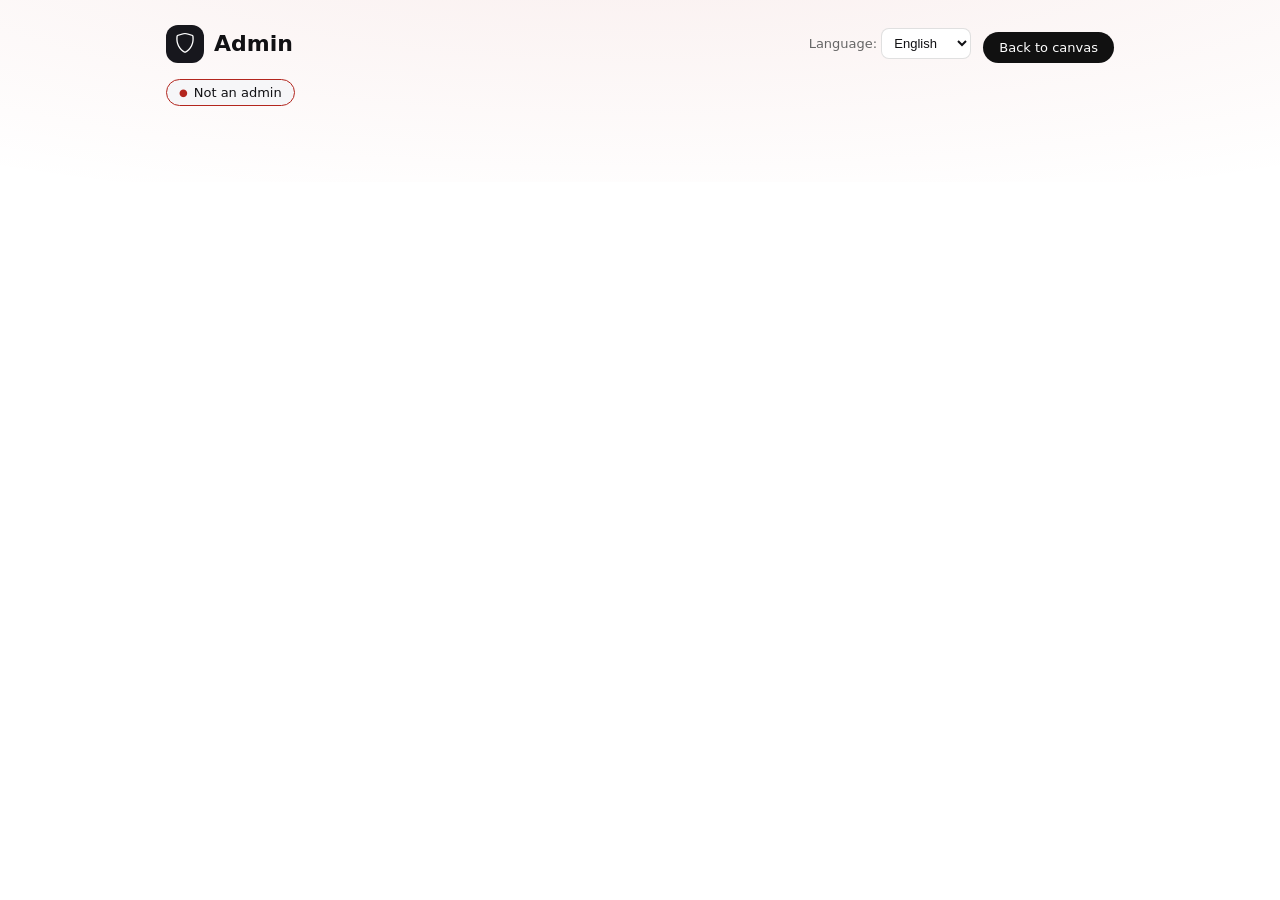
<file: pages/admin.html>
<!-- pixDraw - admin (管理者専用・検索避け) -->

<!DOCTYPE html>
<html lang="ja">
<head>
    <meta charset="UTF-8">
    <meta name="viewport" content="width=device-width, initial-scale=1.0">
    <title data-i18n="adminTitle">管理</title>
    <meta name="robots" content="noindex,nofollow">
    <!-- OGP-START -->
    <meta name="description" content="管理者用の操作ページ。">
    <link rel="canonical" href="/admin">
    <meta property="og:type" content="website">
    <meta property="og:site_name" content="pixDraw">
    <meta property="og:title" content="管理 - pixDraw">
    <meta property="og:description" content="管理者用の操作ページ。">
    <meta property="og:url" content="/admin">
    <meta property="og:image" content="/og-image.png">
    <meta property="og:image:width" content="1200">
    <meta property="og:image:height" content="630">
    <meta property="og:image:type" content="image/png">
    <meta property="og:image:alt" content="pixDraw">
    <meta property="og:locale" content="ja_JP">
    <meta property="og:locale:alternate" content="en_US">
    <meta property="og:locale:alternate" content="ko_KR">
    <meta property="og:locale:alternate" content="zh_CN">
    <meta property="og:locale:alternate" content="zh_TW">
    <meta name="twitter:card" content="summary_large_image">
    <meta name="twitter:title" content="管理 - pixDraw">
    <meta name="twitter:description" content="管理者用の操作ページ。">
    <meta name="twitter:image" content="/og-image.png">
    <meta name="theme-color" content="#ffffff">
    <!-- OGP-END -->
    <meta name="mobile-web-app-capable" content="yes">
    <meta name="apple-mobile-web-app-capable" content="yes">
    <meta name="apple-mobile-web-app-status-bar-style" content="black-translucent">
    <meta name="application-name" content="pixDraw">
    <meta name="apple-mobile-web-app-title" content="pixDraw">
    <link rel="icon" href="/favicon.ico" sizes="16x16 32x32 48x48" type="image/x-icon">
    <link rel="icon" href="/static/img/icon-192.png" sizes="192x192" type="image/png">
    <link rel="apple-touch-icon" href="/static/img/apple-touch-icon.png">
    <link rel="manifest" href="/manifest.json">
    <link rel="stylesheet" href="https://cdn.jsdelivr.net/npm/bootstrap-icons@1.11.3/font/bootstrap-icons.min.css">
    <link rel="stylesheet" href="/static/css/help.css">
    <link rel="stylesheet" href="/static/css/admin.css">
    <script src="/static/js/theme.js"></script>
    <script src="/static/js/i18n.js" defer></script>
    <script src="/static/js/wd-markdown.js" defer></script>
    <script src="/static/js/pwa.js" defer></script>
    <script src="/static/js/admin-page.js" defer></script>
</head>
<body class="admin">
    <main class="admWrap">
        <header class="admHead">
            <h1><span class="admShield"><i class="bi bi-shield"></i></span> <span data-i18n="adminTitle">管理</span></h1>
            <div class="admHeadActs">
                <label class="langRow"><span data-i18n="setLang">言語</span>:
                    <select id="langSel" data-langsel>
                        <option value="ja">日本語</option>
                        <option value="en">English</option>
                        <option value="ko">한국어</option>
                        <option value="zh-CN">简体中文</option>
                        <option value="zh-TW">繁體中文</option>
                    </select>
                </label>
                <a class="backBtn" href="/" data-i18n="h_back">キャンバスに戻る</a>
            </div>
        </header>
        <p id="admAuthLine" class="admAuth"></p>

        <div id="admBody" class="hidden">
            <section class="admCard">
                <h2><i class="bi bi-activity"></i> <span data-i18n="admSecStatus">状況</span></h2>
                <div class="admRow">
                    <button id="admRefresh" class="admBtn" data-i18n="admRefresh">更新</button>
                    <label class="admCheck"><input type="checkbox" id="admAuto"> <span data-i18n="admAuto">自動更新</span></label>
                </div>
                <div id="admStatus" class="admGrid"></div>
                <div class="admTables">
                    <div>
                        <h3 data-i18n="admBanned">禁止IP</h3>
                        <div id="admBannedList"></div>
                        <p class="admMuted" data-i18n="admTopRemoved">配置・セッション上位IPは負荷のため表示しません</p>
                    </div>
                </div>
            </section>

            <section class="admCard">
                <h2><i class="bi bi-image"></i> <span data-i18n="admSecMap">マップ画像</span></h2>
                <p class="admMuted" data-i18n="admMapHint">一番外側のピクセル＋余白で切り出したPNGを保存します</p>
                <div class="admRow">
                    <label><span data-i18n="admMapMargin">余白</span> <input id="admMapMargin" type="number" min="0" max="512" value="16"></label>
                    <label><span data-i18n="admMapMax">上限px (0=無し)</span> <input id="admMapMax" type="number" min="0" value="4096"></label>
                    <button id="admMapBtn" class="admBtn" data-i18n="admMapDownload">PNGを保存</button>
                </div>
                <p id="admMapMsg" class="admMuted"></p>
            </section>

            <section class="admCard">
                <h2><i class="bi bi-person"></i> <span data-i18n="admSecUser">ユーザー操作</span></h2>
                <div class="admRow">
                    <input id="admUid" data-i18n-ph="adminUidPh" placeholder="対象UID" autocomplete="off" spellcheck="false">
                    <button id="admLookupBtn" class="admBtn" data-i18n="adminLookup">照会</button>
                </div>
                <div id="admUserCard"></div>
                <div class="admRow">
                    <label><span data-i18n="admLimit">上限</span> <input id="admLimit" type="number" min="1" max="5000" value="1000"></label>
                    <button id="admRollbackBtn" class="admBtn danger" data-i18n="adminRollback">巻き戻し</button>
                </div>
                <div class="admRow">
                    <label><span data-i18n="admDuration">期間</span>
                        <select id="admDuration">
                            <option value="3600">1h</option>
                            <option value="86400" selected>24h</option>
                            <option value="604800">7d</option>
                        </select>
                    </label>
                    <button id="admBanBtn" class="admBtn danger" data-i18n="admBan">禁止する</button>
                </div>
                <p id="admMsg" class="admMuted"></p>
            </section>

            <section class="admCard">
                <h2><i class="bi bi-megaphone"></i> <span data-i18n="admSecNotices">お知らせ投稿</span></h2>
                <p class="admMuted" data-i18n="admNoticesHint">管理者UIDのみ投稿・編集・削除できます</p>
                <div class="admRow">
                    <input id="admNoticeTitle" data-i18n-ph="noticesTitlePh" placeholder="タイトル" autocomplete="off" spellcheck="false" maxlength="200">
                    <select id="admNoticeLang" title="編集言語">
                        <option value="ja">日本語</option>
                        <option value="en">English</option>
                        <option value="ko">한국어</option>
                        <option value="zh-CN">简体中文</option>
                        <option value="zh-TW">繁體中文</option>
                    </select>
                </div>
                <div class="admRow">
                    <textarea id="admNoticeBody" data-i18n-ph="noticesBodyPh" placeholder="本文" rows="4" maxlength="20000"></textarea>
                </div>
                <div class="admRow">
                    <button id="admNoticePost" class="admBtn" data-i18n="noticesPost">投稿</button>
                    <button id="admNoticeCancel" class="admBtn ghost hidden" data-i18n="close">閉じる</button>
                </div>
                <div id="admNoticeList"></div>
            </section>
        </div>
    </main>
</body>
</html>
</file>
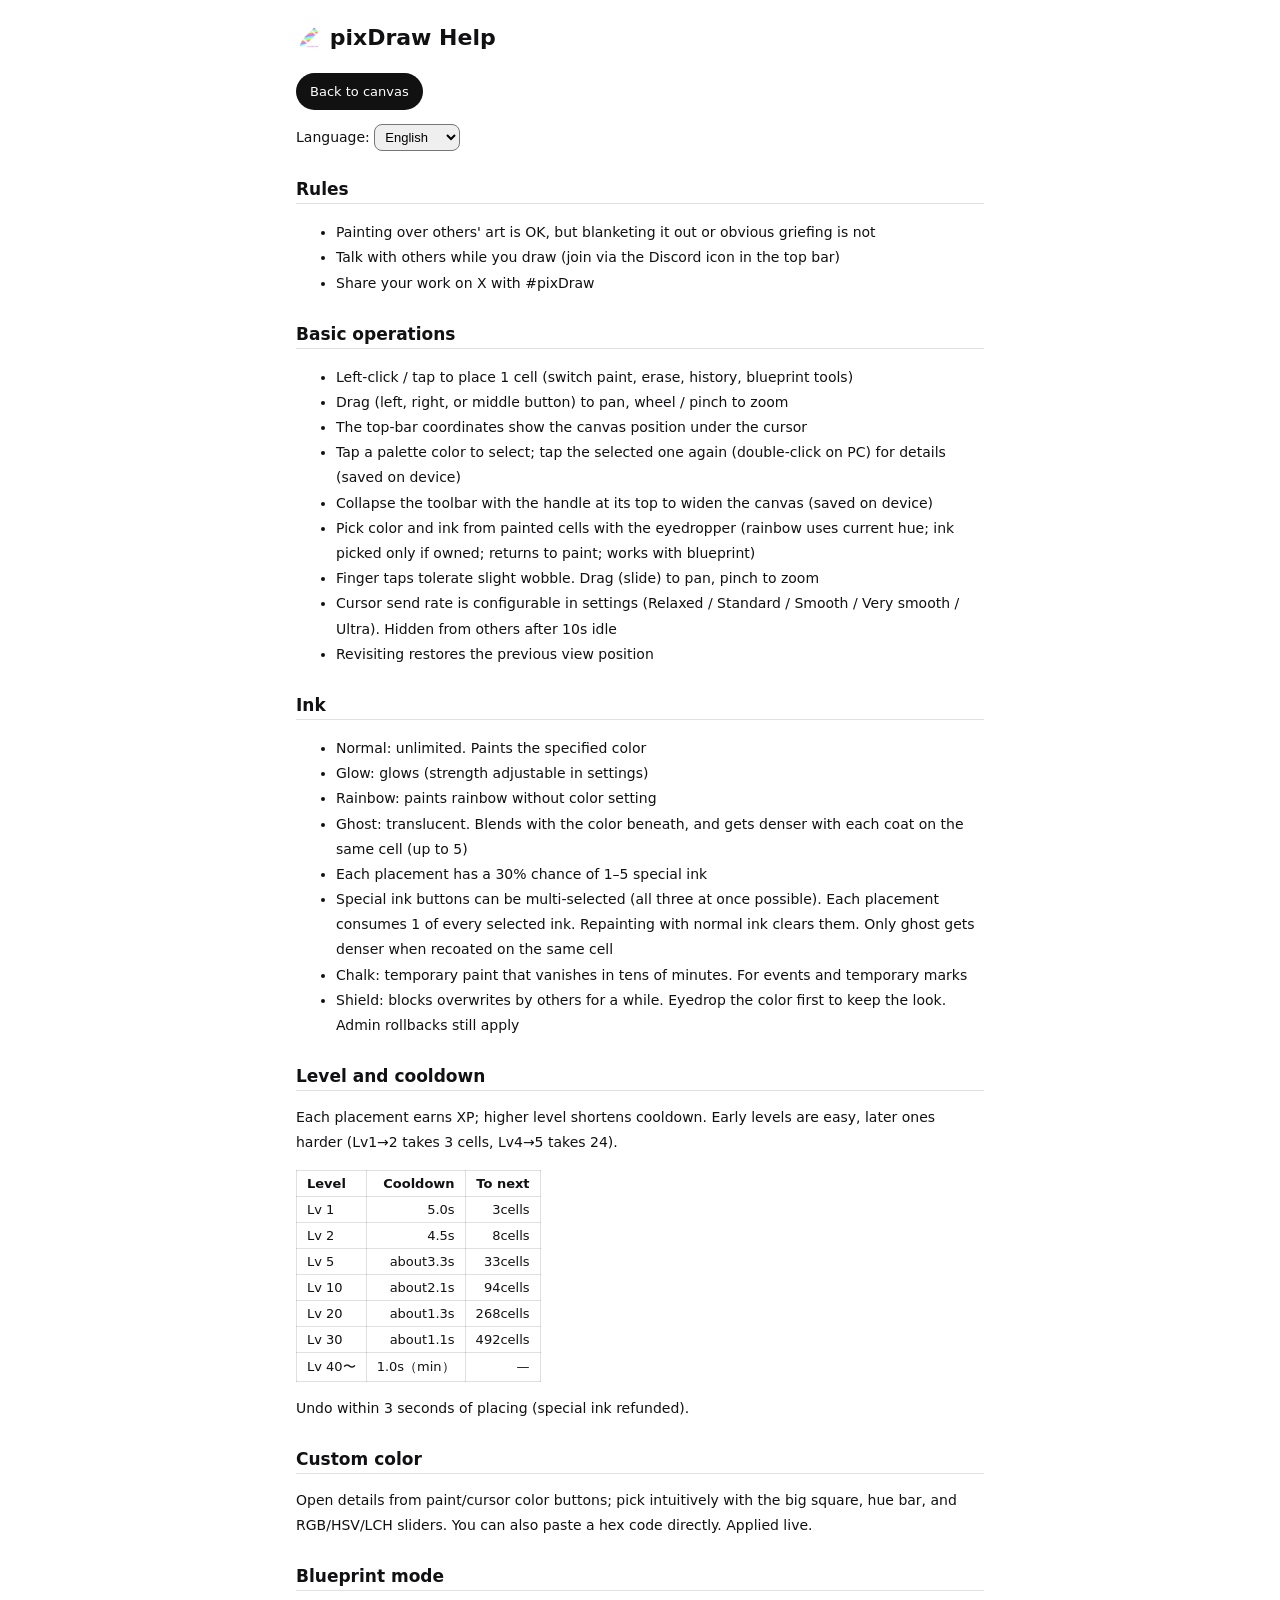
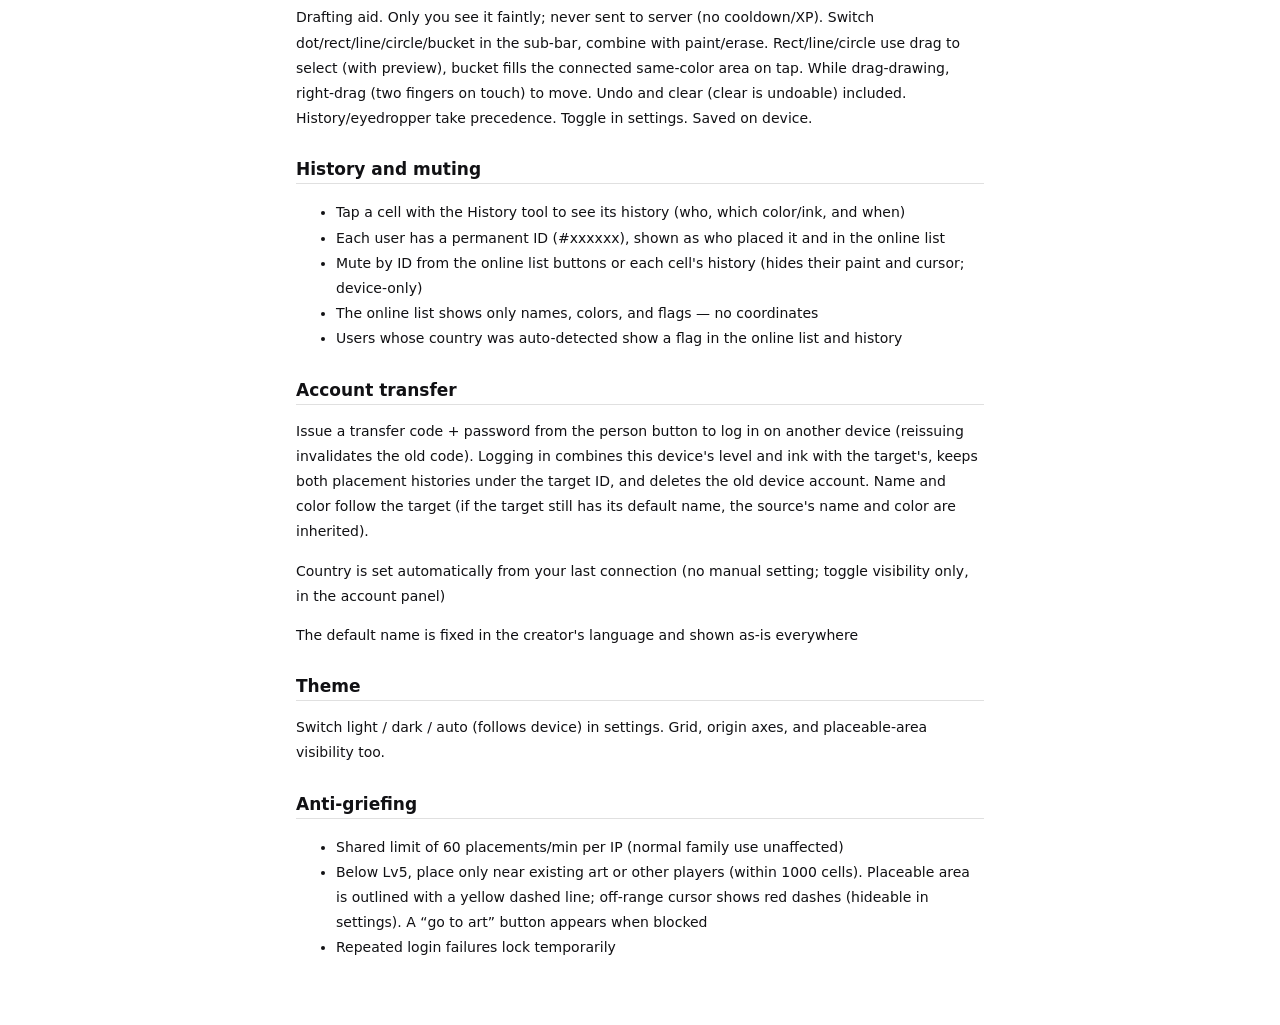
<file: pages/help.html>
<!-- pixDraw - help -->

<!DOCTYPE html>
<html lang="ja">
<head>
    <meta charset="UTF-8">
    <meta name="viewport" content="width=device-width, initial-scale=1.0">
    <title data-i18n="h_title">ヘルプ - pixDraw</title>
    <meta name="mobile-web-app-capable" content="yes">
    <meta name="apple-mobile-web-app-capable" content="yes">
    <meta name="apple-mobile-web-app-status-bar-style" content="black-translucent">
    <meta name="application-name" content="pixDraw">
    <meta name="apple-mobile-web-app-title" content="pixDraw">
    <link rel="icon" href="/favicon.ico" sizes="16x16 32x32 48x48" type="image/x-icon">
    <link rel="icon" href="/static/img/icon-192.png" sizes="192x192" type="image/png">
    <link rel="apple-touch-icon" href="/static/img/apple-touch-icon.png">
    <link rel="manifest" href="/manifest.json">
    <!-- OGP-START -->
    <meta name="description" content="pixDraw の遊び方。基本操作・インク・レベルとクールダウン・設計図・履歴・アカウント引っ越し・荒らし対策を解説。">
    <link rel="canonical" href="/help">
    <meta property="og:type" content="website">
    <meta property="og:site_name" content="pixDraw">
    <meta property="og:title" content="ヘルプ - pixDraw">
    <meta property="og:description" content="pixDraw の遊び方。基本操作・インク・レベルとクールダウン・設計図・履歴・アカウント引っ越し・荒らし対策を解説。">
    <meta property="og:url" content="/help">
    <meta property="og:image" content="/og-image.png">
    <meta property="og:image:width" content="1200">
    <meta property="og:image:height" content="630">
    <meta property="og:image:type" content="image/png">
    <meta property="og:image:alt" content="pixDraw">
    <meta property="og:locale" content="ja_JP">
    <meta property="og:locale:alternate" content="en_US">
    <meta property="og:locale:alternate" content="ko_KR">
    <meta property="og:locale:alternate" content="zh_CN">
    <meta property="og:locale:alternate" content="zh_TW">
    <meta name="twitter:card" content="summary_large_image">
    <meta name="twitter:title" content="ヘルプ - pixDraw">
    <meta name="twitter:description" content="pixDraw の遊び方。基本操作・インク・レベルとクールダウン・設計図・履歴・アカウント引っ越し・荒らし対策を解説。">
    <meta name="twitter:image" content="/og-image.png">
    <meta name="theme-color" content="#ffffff">
    <!-- OGP-END -->
    <link rel="stylesheet" href="https://cdn.jsdelivr.net/npm/bootstrap-icons@1.11.3/font/bootstrap-icons.min.css">
    <link rel="stylesheet" href="/static/css/help.css">
    <script src="/static/js/theme.js"></script>
    <script src="/static/js/i18n.js" defer></script>
    <script src="/static/js/pwa.js" defer></script>
    <style>
        .langRow { margin: 8px 0 0; font-size: 13px; }
        .langRow select { font-size: 13px; padding: 4px 6px; border-radius: 8px; }
    </style>
</head>
<body class="help">
    <main class="helpWrap">
        <h1><img class="logo" src="/static/img/logo.png" alt=""> <span data-i18n="h_h1">pixDraw ヘルプ</span></h1>
        <p><a class="backBtn" href="/" data-i18n="h_back">キャンバスに戻る</a></p>
        <p class="langRow"><span data-i18n="setLang">言語</span>:
            <select id="langSel" data-langsel>
                <option value="ja">日本語</option>
                <option value="en">English</option>
                <option value="ko">한국어</option>
                <option value="zh-CN">简体中文</option>
                <option value="zh-TW">繁體中文</option>
            </select>
        </p>

        <h2 data-i18n="h_ruleH">ルール</h2>
        <ul>
            <li data-i18n="h_r1">他人の絵の上に絵を描くのはOKです。ただし塗りつぶしや明らかな妨害行為はNGです</li>
            <li data-i18n="h_r2">他の人とコミュニケーションを取りながら描きましょう（トップバーのDiscordアイコンからサーバーに参加できます）</li>
            <li data-i18n="h_r3">Xで「#pixDraw」とつぶやいて作品を共有しよう</li>
        </ul>

        <h2 data-i18n="h_basic">基本操作</h2>
        <ul>
            <li data-i18n="h_b1">左クリック / タップで1マス配置（塗る・消す・履歴・設計図はツールで切替）</li>
            <li data-i18n="h_b2">ドラッグ（左・右・中ボタン共通）で移動、ホイール / ピンチでズーム</li>
            <li data-i18n="h_b3">トップバーの座標はカーソル位置のキャンバス座標です</li>
            <li data-i18n="h_b4">パレットの色はタップで選択、選択済みをもう一度押す（PCはダブルクリック）と詳細編集できます（端末に保存）</li>
            <li data-i18n="h_b5">ツールバー上部のハンドルでツールバーを折りたたみ、描画領域を広げられます（設定は端末に保存）</li>
            <li data-i18n="h_b6">スポイトで描かれたマスの色とインクを取得できます（虹色は取得時の表示色。インク未所持は色のみ取得。取得後は塗るツールに戻り、設計図モードとは併用可）</li>
            <li data-i18n="h_b7">指でのタップは多少のぶれを許容します。ドラッグ（スライド）で移動、ピンチでズームです</li>
            <li data-i18n="h_b8">自分のカーソルの送信頻度は設定から変えられます（ひかえめ / 標準 / なめらか / とてもなめらか / 超なめらか）。10秒動かさないと他者から見えなくなります</li>
            <li data-i18n="h_b9">再訪しても前回の表示位置に戻ります</li>
        </ul>

        <h2 data-i18n="h_ink">インク</h2>
        <ul>
            <li data-i18n="h_i1">通常：無制限。色指定どおりに塗ります</li>
            <li data-i18n="h_i2">発光：光って見えます（ダークモードでより強く輝きます）</li>
            <li data-i18n="h_i3">虹色：色指定なしで虹色に塗ります</li>
            <li data-i18n="h_i4">ゴースト：半透明に塗ります。すでにある色の上に置くと混ざり、同じマスに重ねるほど濃くなります（最大5回）</li>
            <li data-i18n="h_i5">配置ごとに30%の確率で特殊インクを1〜5マス分獲得します</li>
            <li data-i18n="h_i6">特殊インクのボタンは複数同時押しできます（発光＋虹色＋ゴーストの3重ねも可）。置くたび選択中の各インクを1消費、通常で上書きすると解除。同じマスへの重ね塗りで濃くなるのはゴーストのみです</li>
            <li data-i18n="h_i7">チョーク：数十分で消える仮ペイント。イベントや一時的な目印に</li>
            <li data-i18n="h_i8">シールド：一定時間、他人に上書きされなくなります。スポイトで色を取って重ねると見た目を保てます。管理者の巻き戻しは対象外です</li>
        </ul>

        <h2 data-i18n="h_level">レベルとクールダウン</h2>
        <p data-i18n="h_levelP">配置ごとに経験値を獲得し、レベルが上がるとクールダウンが短くなります。必要経験値は序盤は軽く、後半はやや重くなります（Lv1→2は3マス、Lv4→5は24マス）。</p>
        <table>
            <tr><th data-i18n="h_thL">レベル</th><th data-i18n="h_thC">クールダウン</th><th data-i18n="h_thN">次レベルまで</th></tr>
            <tr><td>Lv 1</td><td>5.0<span data-i18n="h_sec">秒</span></td><td>3<span data-i18n="h_cells">マス</span></td></tr>
            <tr><td>Lv 2</td><td>4.5<span data-i18n="h_sec">秒</span></td><td>8<span data-i18n="h_cells">マス</span></td></tr>
            <tr><td>Lv 5</td><td><span data-i18n="h_about">約</span>3.3<span data-i18n="h_sec">秒</span></td><td>33<span data-i18n="h_cells">マス</span></td></tr>
            <tr><td>Lv 10</td><td><span data-i18n="h_about">約</span>2.1<span data-i18n="h_sec">秒</span></td><td>94<span data-i18n="h_cells">マス</span></td></tr>
            <tr><td>Lv 20</td><td><span data-i18n="h_about">約</span>1.3<span data-i18n="h_sec">秒</span></td><td>268<span data-i18n="h_cells">マス</span></td></tr>
            <tr><td>Lv 30</td><td><span data-i18n="h_about">約</span>1.1<span data-i18n="h_sec">秒</span></td><td>492<span data-i18n="h_cells">マス</span></td></tr>
            <tr><td>Lv 40〜</td><td>1.0<span data-i18n="h_sec">秒</span>（<span data-i18n="h_lower">下限</span>）</td><td>—</td></tr>
        </table>
        <p data-i18n="h_undoP">配置直後の3秒以内なら取り消しボタンで元に戻せます（使用した特殊インクも返却）。</p>

        <h2 data-i18n="h_colorH">色の詳細指定</h2>
        <p data-i18n="h_colorP">塗る色・カーソル色のボタンから詳細パネルを開き、大きなマスと色相バー、RGB・HSV・LCHのスライダーで直感的に指定できます。コード欄に16進数の直接貼り付けもできます。変更はリアルタイムに反映されます。</p>

        <h2 data-i18n="h_draftH">設計図モード</h2>
        <p data-i18n="h_draftP">建築の下書き用です。描いた内容は自分にだけ薄く表示され、サーバーには送信されません（クールダウン・経験値なし）。塗る・消すツールと組み合わせて描画・消去でき、ツールを切り替えてもモードは維持されます（履歴・スポイト中はそちらが優先）。設定から表示/非表示を切り替えられます。内容は端末に保存されます。</p>

        <h2 data-i18n="h_histH">履歴と非表示</h2>
        <ul>
            <li data-i18n="h_hist1">履歴ツールでマスをタップすると、そのマスの履歴（誰が・どの色・どのインクで・いつ置いたか）が見られます</li>
            <li data-i18n="h_hist2">各ユーザーには不変の固定ID（#xxxxxx）が振られ、履歴の誰が・オンライン一覧の名前に表示されます</li>
            <li data-i18n="h_hist3">オンライン一覧のボタンや各マスの履歴から、ID単位で非表示にできます（その人の塗りとカーソルが隠れます。設定は端末内のみ）</li>
            <li data-i18n="h_hist4">オンライン一覧は名前・色・国旗のみで、座標は表示しません</li>
            <li data-i18n="h_histFlag">国が自動判定できたユーザーはオンライン一覧と履歴に国旗が出ます</li>
        </ul>

        <h2 data-i18n="h_accH">アカウント引っ越し</h2>
        <p data-i18n="h_accP">人物ボタンから引っ越しコード＋パスワードを発行すると、別端末で同じアカウントにログインできます（コードの再発行で旧コードは無効化）。ログイン時にこの端末のレベル・インクは引っ越し先と合算され、両方の配置履歴は残って引っ越し先のIDにまとめられます。名前・色は引っ越し先のものを使います（引っ越し先が初期名のままなら引っ越し元の名前・色を引き継ぎます）。元の端末アカウントは削除されます。</p>
        <p data-i18n="h_accFlag">国は最終接続地から自動設定されます（手動設定は不可。アカウントパネルで表示/非表示のみ切替可）</p>
        <p data-i18n="h_accName">初期名は作成時の言語で固定され、全言語圏にそのまま表示されます</p>

        <h2 data-i18n="h_themeH">テーマ</h2>
        <p data-i18n="h_themeP">設定からライト / ダーク / 自動（端末設定に連動）を切り替えられます。グリッド・原点軸・配置可能範囲の表示/非表示も設定から切り替えられます。</p>

        <h2 data-i18n="h_abuseH">荒らし対策</h2>
        <ul>
            <li data-i18n="h_ab1">同一IPからの配置は全体で毎分60マスまでの共有上限があります（通常の家族利用には影響しません）</li>
            <li data-i18n="h_ab2">Lv5未満は、既存の絵や他のプレイヤーの近く（1000マス以内）にのみ配置できます。配置できる範囲は黄色の破線で囲って表示され、カーソルが範囲外では赤い破線になります（表示は設定でオフ可）。入れない場所で置こうとすると「絵の近くへ移動」ボタンが出ます</li>
            <li data-i18n="h_ab3">ログインの連続失敗は一時ロックされます</li>
        </ul>
    </main>
</body>
</html>
</file>
<file: static/css/help.css>
/* world-drawer ヘルプ専用 (index.css とは独立。キャンバス用設定の影響を受けない) */
:root {
  color-scheme: light;
  --page: #ffffff;
  --fg: #111114;
  --muted: #666666;
  --border: rgba(0, 0, 0, .12);
  --accent-bg: #111111;
  --accent-fg: #ffffff;
}
:root[data-theme="dark"] {
  color-scheme: dark;
  --page: #0b0b0f;
  --fg: #f0f0f2;
  --muted: #a2a2b4;
  --border: rgba(255, 255, 255, .16);
  --accent-bg: #f0f0f2;
  --accent-fg: #111111;
}
* { box-sizing: border-box; }
/* モダンスクロールバー (細・丸・半透明。index.cssと同仕様) */
* { scrollbar-width: thin; scrollbar-color: rgba(130, 130, 140, .55) transparent; }
*::-webkit-scrollbar { width: 10px; height: 10px; }
*::-webkit-scrollbar-track { background: transparent; }
*::-webkit-scrollbar-thumb {
  background: rgba(130, 130, 140, .45);
  border-radius: 999px;
  border: 3px solid transparent;
  background-clip: content-box;
}
*::-webkit-scrollbar-thumb:hover { background: rgba(130, 130, 140, .75); border: 2px solid transparent; background-clip: content-box; }
*::-webkit-scrollbar-corner { background: transparent; }
html, body {
  margin: 0;
  padding: 0;
  height: auto;
  overflow: auto;
  background: var(--page);
}
body {
  color: var(--fg);
  font-family: system-ui, "Hiragino Kaku Gothic ProN", Meiryo, sans-serif;
}
.helpWrap { max-width: 720px; margin: 24px auto 64px; padding: 0 16px; }
.helpWrap h1 { font-size: 22px; }
.helpWrap h1 img.logo { width: 26px; height: 26px; object-fit: contain; vertical-align: -5px; }
.helpWrap h2 {
  font-size: 17px;
  margin-top: 28px;
  border-bottom: 1px solid var(--border);
  padding-bottom: 4px;
}
.helpWrap p, .helpWrap li { font-size: 14px; line-height: 1.8; }
.helpWrap table { border-collapse: collapse; font-size: 13px; margin: 8px 0; }
.helpWrap th, .helpWrap td {
  border: 1px solid var(--border);
  padding: 5px 10px;
  text-align: right;
}
.helpWrap th:first-child, .helpWrap td:first-child { text-align: left; }
.backBtn {
  display: inline-block;
  margin-top: 8px;
  background: var(--accent-bg);
  color: var(--accent-fg);
  border-radius: 999px;
  padding: 7px 14px;
  font-size: 13px;
  text-decoration: none;
}
@media (max-width: 700px) {
  .helpWrap { margin: 16px auto 48px; }
  .helpWrap h1 { font-size: 19px; }
  .helpWrap table { display: block; overflow-x: auto; }
}
</file>
<file: static/css/admin.css>
/* world-drawer 管理ページ専用 (help.css の変数だけ借り、見た目は独自)。
 * ヘルプの文書体裁とは切り離し、操作コンソールとして設計する。
 */
:root {
  --danger: #b3261e;
  --ok: #1a7f37;
  --adm-card: #f6f6f8;
  --adm-head: #17171d;
}
:root[data-theme="dark"] {
  --danger: #ff8a80;
  --ok: #4caf7d;
  --adm-card: #17171e;
  --adm-head: #f0f0f2;
}
body.admin {
  background:
    radial-gradient(1200px 300px at 50% -80px, rgba(179, 38, 30, .08), transparent),
    var(--page);
}
.admWrap { max-width: 980px; margin: 24px auto 64px; padding: 0 16px; }
.admHead {
  display: flex; align-items: center; justify-content: space-between;
  gap: 12px; flex-wrap: wrap;
  margin-bottom: 4px;
}
.admHead h1 { font-size: 22px; margin: 0; display: flex; align-items: center; gap: 10px; }
.admShield {
  display: inline-flex; align-items: center; justify-content: center;
  width: 38px; height: 38px; border-radius: 12px;
  background: var(--adm-head); color: var(--page); font-size: 20px;
}
.admHeadActs { display: flex; align-items: center; gap: 12px; flex-wrap: wrap; }
.langRow { font-size: 13px; color: var(--muted); }
.langRow select {
  font-size: 13px; padding: 6px 8px; border-radius: 8px;
  border: 1px solid var(--border); background: var(--page); color: var(--fg);
}
.backBtn {
  display: inline-block;
  background: var(--accent-bg); color: var(--accent-fg);
  border-radius: 999px; padding: 8px 16px; font-size: 13px; text-decoration: none;
}
/* 認証状態ピル */
.admAuth {
  display: inline-flex; align-items: center; gap: 6px;
  font-size: 13px; border-radius: 999px; padding: 5px 12px; margin: 12px 0;
  border: 1px solid var(--border); background: var(--adm-card); color: var(--fg);
}
.admAuth.ok { border-color: var(--ok); }
.admAuth.ok::before { content: "●"; color: var(--ok); font-size: 10px; }
.admAuth.ng { border-color: var(--danger); }
.admAuth.ng::before { content: "●"; color: var(--danger); font-size: 10px; }
/* カード */
.admCard {
  background: var(--adm-card);
  border: 1px solid var(--border); border-radius: 16px;
  padding: 16px 18px; margin: 16px 0;
  box-shadow: 0 2px 12px rgba(0, 0, 0, .06);
}
.admCard > h2 {
  font-size: 16px; margin: 0 0 12px; padding-bottom: 8px;
  border-bottom: 2px solid var(--border);
  display: flex; align-items: center; gap: 8px;
}
.admCard > h2 .bi { color: var(--muted); }
.admCard h3 { font-size: 14px; margin: 16px 0 6px; color: var(--muted); }
.admTables { display: grid; grid-template-columns: repeat(auto-fit, minmax(280px, 1fr)); gap: 16px; }
.admRow {
  display: flex; gap: 8px; align-items: center; flex-wrap: wrap;
  margin: 8px 0; font-size: 14px;
}
.admRow input, .admRow select {
  font-size: 14px; padding: 8px 10px; border-radius: 10px;
  border: 1px solid var(--border); background: var(--page); color: var(--fg);
  max-width: 100%;
}
.admRow input[type="number"] { width: 90px; }
.admRow label { display: inline-flex; align-items: center; gap: 6px; }
#admUid { flex: 1; min-width: 140px; font-family: ui-monospace, monospace; }
#admNoticeTitle { flex: 1; min-width: 200px; }
#admNoticeBody {
  flex: 1; min-width: 200px; min-height: 110px;
  font-size: 14px; padding: 8px 10px; border-radius: 10px;
  border: 1px solid var(--border); background: var(--page); color: var(--fg);
  resize: vertical; line-height: 1.6;
}
#admNoticeCancel.hidden { display: none; }
/* ボタン */
.admBtn {
  font-size: 14px; padding: 8px 18px; border-radius: 999px;
  border: 1px solid var(--border); cursor: pointer;
  background: var(--accent-bg); color: var(--accent-fg);
}
.admBtn.danger { background: var(--danger); border-color: var(--danger); color: #fff; }
:root[data-theme="dark"] .admBtn.danger { color: #111; }
.admBtn.ghost { background: transparent; color: var(--fg); }
.admBtn:active { transform: translateY(1px); }
.admRow .admBtn { width: auto; }
.admCheck { display: inline-flex; align-items: center; gap: 6px; font-size: 14px; }
.admCheck input { width: 18px; height: 18px; accent-color: var(--fg); }
.admMuted { color: var(--muted); font-size: 13px; }
#admMsg:empty { display: none; }
#admMsg {
  border-left: 3px solid var(--border); padding: 4px 10px; margin: 10px 0 0;
}
/* 状況カード */
.admGrid {
  display: grid; grid-template-columns: repeat(auto-fit, minmax(130px, 1fr));
  gap: 10px; margin: 8px 0;
}
.admStat {
  border: 1px solid var(--border); border-radius: 12px;
  padding: 10px 12px; background: var(--page);
}
.admStat b { display: block; font-size: 24px; font-variant-numeric: tabular-nums; }
.admStat span { font-size: 12px; color: var(--muted); }
.admCfg {
  grid-column: 1 / -1; font-size: 12px; color: var(--muted);
  font-family: ui-monospace, monospace; overflow-wrap: anywhere;
}
/* テーブル */
.admTableWrap { overflow-x: auto; border: 1px solid var(--border); border-radius: 12px; }
.admTable { width: 100%; border-collapse: collapse; font-size: 13px; margin: 0; }
.admTable th, .admTable td {
  border-bottom: 1px solid var(--border);
  padding: 7px 10px; text-align: left; overflow-wrap: anywhere;
}
.admTable tr:last-child th, .admTable tr:last-child td { border-bottom: none; }
.admTable thead th {
  position: sticky; top: 0; background: var(--adm-card);
  font-size: 12px; color: var(--muted); white-space: nowrap;
}
.admTable tbody tr:hover { background: rgba(127, 127, 127, .08); }
.admTable td.mono { font-family: ui-monospace, monospace; }
.admTable button {
  font-size: 12px; padding: 4px 12px; border-radius: 999px;
  border: 1px solid var(--border); cursor: pointer;
  background: var(--accent-bg); color: var(--accent-fg);
  white-space: nowrap;
}
.admCopy {
  font-size: 12px; padding: 2px 8px; border-radius: 999px;
  border: 1px solid var(--border); background: transparent; color: var(--muted);
  cursor: pointer; margin-left: 6px; font-family: inherit; white-space: nowrap;
}
.admCopy:hover { color: var(--fg); border-color: var(--fg); }
/* ユーザー詳細カード */
#admUserCard:empty { display: none; }
.admUser {
  border: 1px solid var(--border); border-radius: 12px;
  padding: 12px 14px; margin: 8px 0; background: var(--page);
}
.admUserHead { display: flex; align-items: center; gap: 8px; margin-bottom: 8px; font-size: 15px; flex-wrap: wrap; }
.admUserHead .mono { font-family: ui-monospace, monospace; font-size: 13px; color: var(--muted); }
.admDot { width: 14px; height: 14px; border-radius: 50%; border: 1px solid var(--border); flex: none; }
/* UID・IPはどの表示でもクリックでコピー (admin-page.jsの委任が拾う) */
.admUser [data-uid], .admUser [data-copy], .admTable [data-copy] { cursor: pointer; }
.admUser [data-uid]:hover, .admUser [data-copy]:hover, .admTable [data-copy]:hover {
  text-decoration: underline; color: var(--fg);
}
.admKv {
  display: grid; grid-template-columns: repeat(auto-fit, minmax(180px, 1fr));
  gap: 6px 16px; margin: 0; font-size: 13px;
}
.admKv > div { display: flex; gap: 6px; align-items: baseline; min-width: 0; }
.admKv dt { color: var(--muted); flex: none; }
.admKv dd { margin: 0; overflow-wrap: anywhere; font-variant-numeric: tabular-nums; }
.admKv dd.mono { font-family: ui-monospace, monospace; }
.admBadge {
  font-size: 11px; border-radius: 999px; padding: 1px 8px;
  border: 1px solid var(--ok); color: var(--ok); flex: none;
}
.admBadge.off { border-color: var(--muted); color: var(--muted); }
/* お知らせ */
.admNotice {
  border: 1px solid var(--border); border-radius: 12px;
  padding: 10px 12px; margin: 10px 0; background: var(--page);
}
.admNotice h4 { margin: 0 0 4px; font-size: 14px; display: flex; gap: 8px; align-items: baseline; flex-wrap: wrap; }
.admNotice h4 .nid { font-family: ui-monospace, monospace; color: var(--muted); font-size: 12px; }
.admNotice p { margin: 0 0 6px; font-size: 13px; white-space: pre-wrap; overflow-wrap: anywhere; }
.admNotice .admMuted { margin: 6px 0; display: flex; gap: 6px; align-items: center; flex-wrap: wrap; }
.admLang {
  font-size: 11px; border: 1px solid var(--border); border-radius: 6px;
  padding: 0 6px; color: var(--muted);
}
.admLang.have { border-color: var(--ok); color: var(--ok); }
/* お知らせプレビュー (利用者側と同じMarkdown描画) */
.mdBody { margin: 0 0 6px; font-size: 13px; overflow-wrap: anywhere; }
.mdBody p { margin: 0 0 6px; white-space: normal; }
.mdBody p:last-child { margin-bottom: 0; }
.mdBody a { color: #1a73e8; overflow-wrap: anywhere; }
:root[data-theme="dark"] .mdBody a { color: #8ab4f8; }
.mdBody code { background: var(--seg, #f0f0f4); border-radius: 4px; padding: 0 4px; font-size: 12px; }
.mdBody pre { background: var(--seg, #f0f0f4); border-radius: 8px; padding: 6px 8px; overflow: auto; }
.mdBody pre code { background: none; padding: 0; }
.mdBody ul, .mdBody ol { margin: 4px 0 6px; padding-left: 20px; }
.mdBody blockquote { margin: 4px 0 6px; padding: 2px 8px; border-left: 3px solid var(--border); }
.mdBody h1, .mdBody h2, .mdBody h3, .mdBody h4, .mdBody h5, .mdBody h6 { margin: 6px 0 4px; font-size: 14px; }
.mdBody hr { border: none; border-top: 1px solid var(--border); margin: 6px 0; }
#admBody.hidden { display: none; }
/* コピー完了トースト */
.admToast {
  position: fixed; left: 50%; bottom: 24px; transform: translateX(-50%);
  background: var(--accent-bg); color: var(--accent-fg);
  border-radius: 12px; padding: 8px 16px; font-size: 13px;
  box-shadow: 0 4px 20px rgba(0, 0, 0, .3); z-index: 50;
  animation: admPop .2s ease-out;
}
@keyframes admPop { from { transform: translateX(-50%) scale(.92); opacity: 0; } }
@media (max-width: 700px) {
  .admWrap { margin: 16px auto 48px; }
  .admHead h1 { font-size: 19px; }
  .admTables { grid-template-columns: 1fr; }
  .admCard { padding: 12px; }
}
</file>
